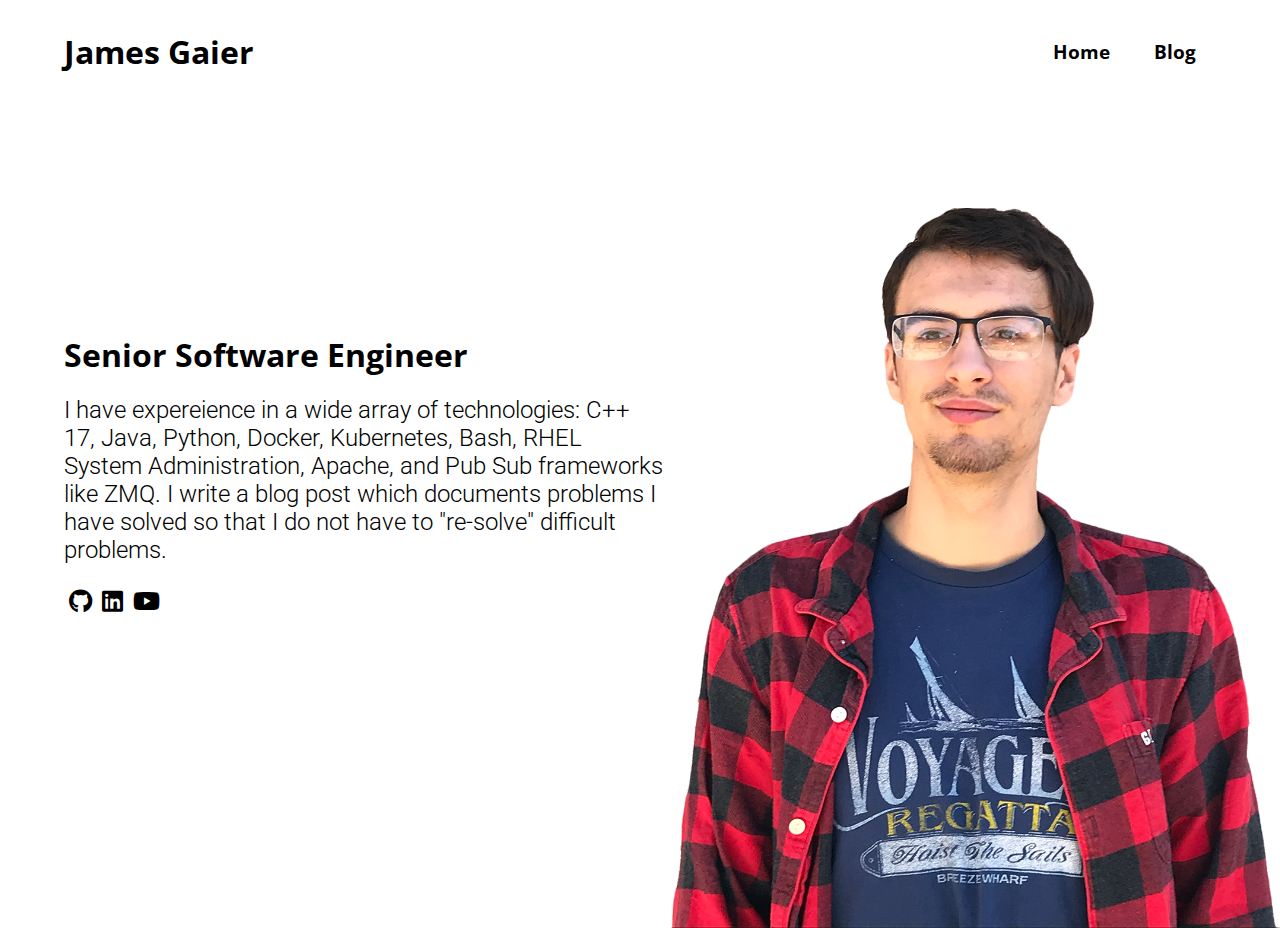
<file: index.html>
<!DOCTYPE html>
<html>
    <head>
        <meta content="width=device-width, initial-scale=1" name="viewport" />
        <link rel="stylesheet" href="style.css">
        <link rel="stylesheet" href="https://cdnjs.cloudflare.com/ajax/libs/font-awesome/5.13.1/css/all.min.css">
        <title>Portfolio</title>
    </head>
    <body>
        <header>
            <h3 class="name">James Gaier</h3>
            <nav>
                <ul class="nav__links">
                    <li><a href="index.html">Home</a></li>
                    <li><a href="blog.html">Blog</a></li>
                </ul>
            </nav>
        </header>
        <section id="banner">
            <div class="banner-container">
                <div class="me half">
                    <img src="./content/me.png" alt="Picture of James Gaier">
                </div>
                <div class="about-me half col">
                    <h1>Senior Software Engineer</h1>
                    <p>
                        I have expereience in a wide array of technologies: C++ 17, Java, Python, Docker, Kubernetes, Bash, RHEL System Administration, Apache, and Pub Sub frameworks like ZMQ.  I write a blog post which documents problems I have solved so that I do not have to "re-solve" difficult problems.
                    </p>
                    <div class="link-group">
                        <a href="https://github.com/JamesGaier"><i class="fab fa-github"></i></a>
                        <a href="https://www.linkedin.com/in/james-gaier-29b257159/"><i class="fab fa-linkedin"></i></a>
                        <a href="https://www.youtube.com/channel/UCDoJzrNYZh7CUbdCcBHGYPQ?view_as=subscriber"><i class="fab fa-youtube"></i></a>
                    </div>
                </div>
            </div>
        </section>
    </body>
</html>
</file>
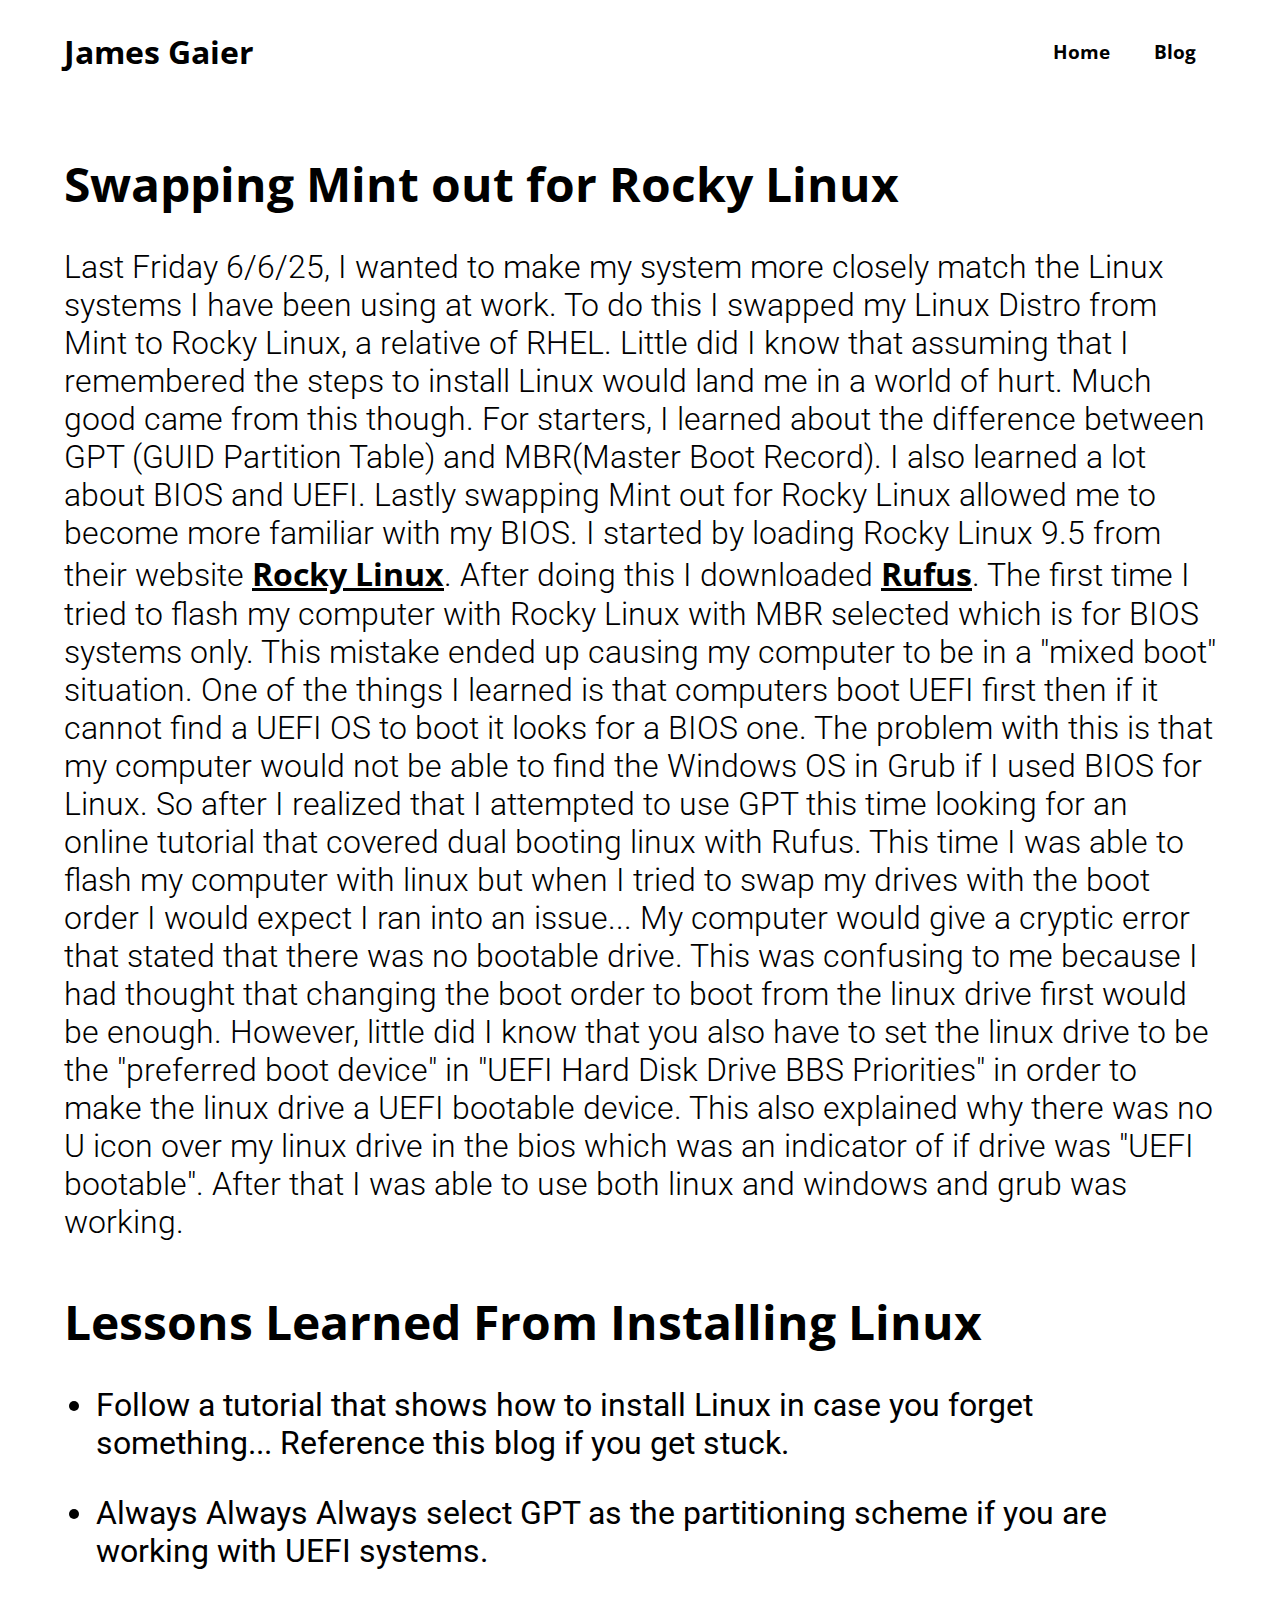
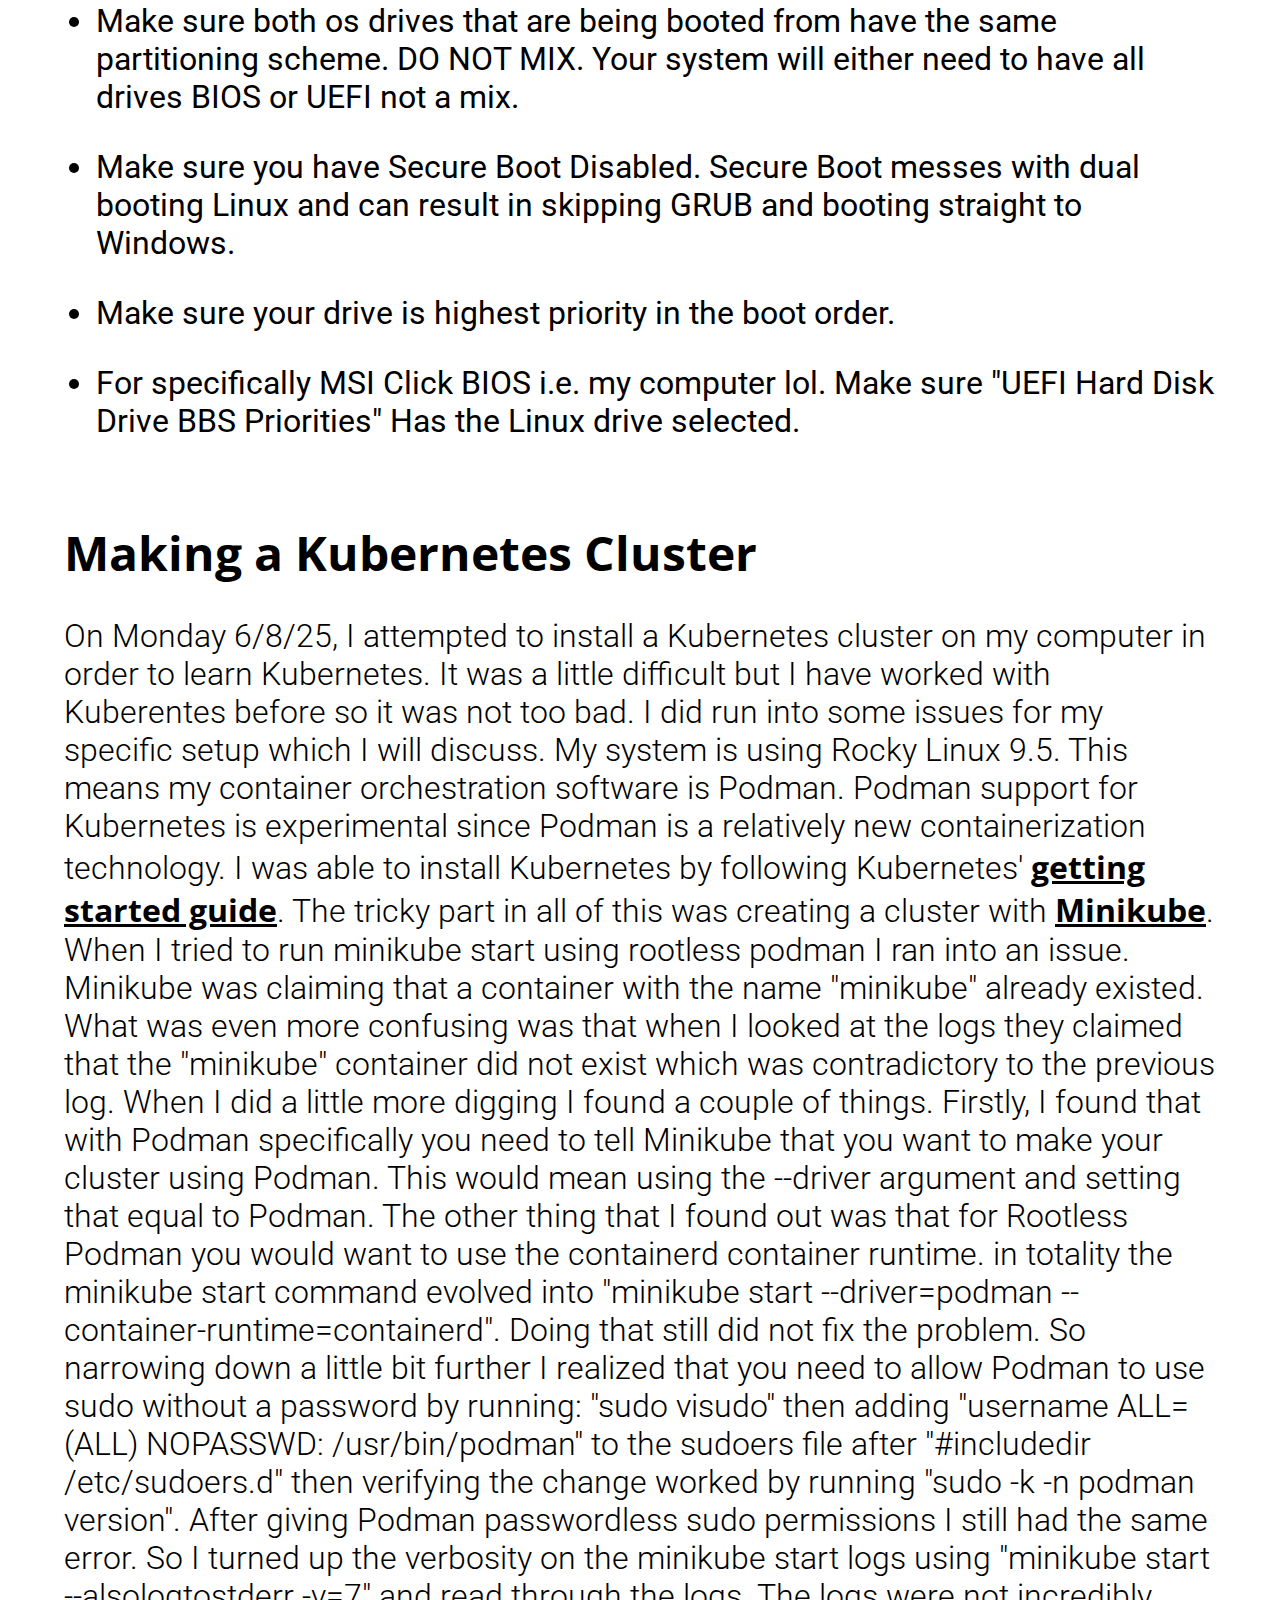
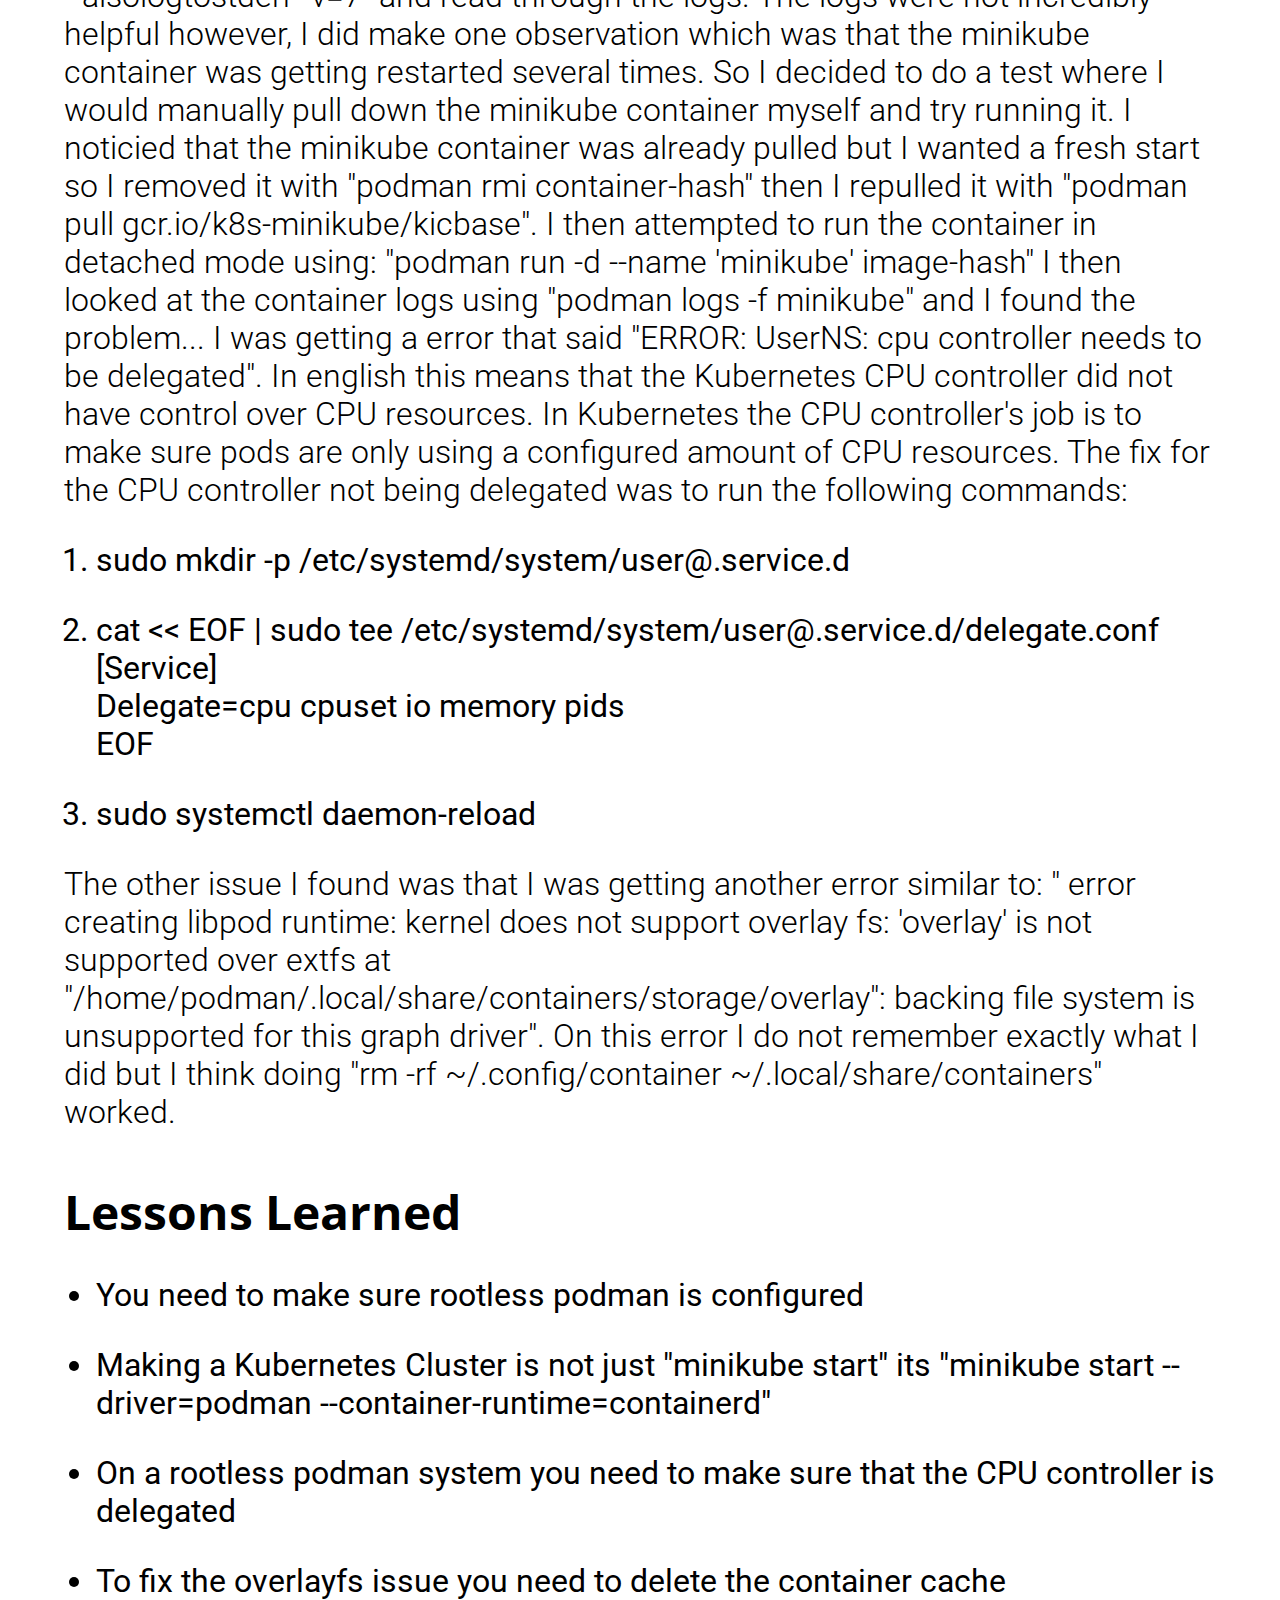
<file: blog.html>
<!DOCTYPE html>
<html>
    <head>
        <meta content="width=device-width, initial-scale=1" name="viewport" />
        <link rel="stylesheet" href="style.css">
        <link rel="stylesheet" href="https://cdnjs.cloudflare.com/ajax/libs/font-awesome/5.13.1/css/all.min.css">
        <title>Blog</title>
    </head>
    <header>
        <h3 class="name">James Gaier</h3>
        <nav>
            <ul class="nav__links">
                <li><a href="index.html">Home</a></li>
                <li><a href="blog.html">Blog</a></li>
            </ul>
        </nav>
    </header>
    <section id="content">
        <div class="rocky">
            <h1>Swapping Mint out for Rocky Linux</h1>
            <div class="rocky-content">
                <p>
                    Last Friday 6/6/25, I wanted to make my system more closely match the Linux systems I have been using at work.  To do this I swapped my Linux Distro from Mint to Rocky Linux, a relative of 
                    RHEL.  Little did I know that assuming that I remembered the steps to install Linux would land me in a world of hurt. Much good came from this though.  For starters, I learned about the difference between GPT (GUID Partition Table) and MBR(Master Boot Record).  I also learned a lot about BIOS and UEFI.
                    Lastly swapping Mint out for Rocky Linux allowed me to become more familiar with my BIOS. I started by loading Rocky Linux 9.5 from their website <a href="https://rockylinux.org/">Rocky Linux</a>. 
                    After doing this I downloaded <a href="https://rufus.ie/en/">Rufus</a>. The first time I tried to flash my computer with Rocky Linux with MBR selected which is for BIOS systems only.
                    This mistake ended up causing my computer to be in a "mixed boot" situation.  One of the things I learned is that computers boot UEFI first then if it cannot find a UEFI 
                    OS to boot it looks for a BIOS one.  The problem with this is that my computer would not be able to find the Windows OS in Grub if I used BIOS for Linux.  So after I realized that
                    I attempted to use GPT this time looking for an online tutorial that covered dual booting linux with Rufus.  This time I was able to flash my computer with linux but when I tried to swap
                    my drives with the boot order I would expect I ran into an issue... My computer would give a cryptic error that stated that there was no bootable drive.  This was confusing to me because I had thought
                    that changing the boot order to boot from the linux drive first would be enough.  However, little did I know that you also have to set the linux drive to be the "preferred boot device" in 
                    "UEFI Hard Disk Drive BBS Priorities" in order to make the linux drive a UEFI bootable device.  This also explained why there was no U icon over my linux drive in the bios which was an indicator of if 
                    drive was "UEFI bootable".  After that I was able to use both linux and windows and grub was working.
                </p>
                
                <h1>Lessons Learned From Installing Linux</h1>
                <ul>
                    <li>Follow a tutorial that shows how to install Linux in case you forget something... Reference this blog if you get stuck.</li>
                    <li>Always Always Always select GPT as the partitioning scheme if you are working with UEFI systems.</li>
                    <li>Make sure both os drives that are being booted from have the same partitioning scheme.  DO NOT MIX.  Your system will either need to have all drives BIOS or UEFI not a mix.</li>
                    <li>Make sure you have Secure Boot Disabled.  Secure Boot messes with dual booting Linux and can result in skipping GRUB and booting straight to Windows.</li>
                    <li>Make sure your drive is highest priority in the boot order.</li>
                    <li>For specifically MSI Click BIOS i.e. my computer lol.  Make sure "UEFI Hard Disk Drive BBS Priorities" Has the Linux drive selected.</li>
                </ul>
            </div>
        </div>

        <div class="k8s">
            <h1>Making a Kubernetes Cluster</h1>
            <div class="rocky-content">
                <p>
                    On Monday 6/8/25, I attempted to install a Kubernetes cluster on my computer in order to learn Kubernetes.  It was a little difficult but I have worked with Kuberentes before so it was not too bad.
                    I did run into some issues for my specific setup which I will discuss.  My system is using Rocky Linux 9.5.  This means my container orchestration software is Podman.  Podman support for Kubernetes
                    is experimental since Podman is a relatively new containerization technology.  I was able to install Kubernetes by following Kubernetes' <a href="https://kubernetes.io/docs/tasks/tools/install-kubectl-linux/">getting started guide</a>.
                    The tricky part in all of this was creating a cluster with <a href="https://minikube.sigs.k8s.io/docs/start/">Minikube</a>.  When I tried to run minikube start using rootless podman I ran into an issue.
                    Minikube was claiming that a container with the name "minikube" already existed.  What was even more confusing was that when I looked at the logs they claimed that the "minikube" container did not exist which was contradictory to the previous log.
                    When I did a little more digging I found a couple of things.  Firstly, I found that with Podman specifically you need to tell Minikube that you want to make your cluster using Podman.  This would mean using the --driver argument and setting that equal to Podman.
                    The other thing that I found out was that for Rootless Podman you would want to use the containerd container runtime.  in totality the minikube start command evolved into "minikube start --driver=podman --container-runtime=containerd".  Doing that still did not fix the problem.
                    So narrowing down a little bit further I realized that you need to allow Podman to use sudo without a password by running: "sudo visudo" then adding "username ALL=(ALL) NOPASSWD: /usr/bin/podman" to the sudoers file after "#includedir /etc/sudoers.d"
                    then verifying the change worked by running "sudo -k -n podman version".  After giving Podman passwordless sudo permissions I still had the same error.  So I turned up the verbosity on the minikube start logs using "minikube start --alsologtostderr -v=7" and read through the logs.
                    The logs were not incredibly helpful however, I did make one observation which was that the minikube container was getting restarted several times.  So I decided to do a test where I would manually pull down the minikube container myself and try running it.  I noticied that the minikube container was
                    already pulled but I wanted a fresh start so I removed it with "podman rmi container-hash" then I repulled it with "podman pull gcr.io/k8s-minikube/kicbase".  I then attempted to run the container in detached mode using: "podman run -d --name 'minikube' image-hash"
                    I then looked at the container logs using "podman logs -f minikube" and I found the problem... I was getting a error that said "ERROR: UserNS: cpu controller needs to be delegated".  In english this means that the Kubernetes CPU controller did not have control over CPU resources.  In Kubernetes the CPU controller's 
                    job is to make sure pods are only using a configured amount of CPU resources.  The fix for the CPU controller not being delegated was to run the following commands:
                    
                </p>
                <ol>
                    <li>sudo mkdir -p /etc/systemd/system/user@.service.d</li>
                    <li>cat &lt;&lt; EOF | sudo tee /etc/systemd/system/user@.service.d/delegate.conf </br>
                        [Service]</br>
                        Delegate=cpu cpuset io memory pids</br>
                        EOF</br>
                    </li>
                    <li>sudo systemctl daemon-reload</li>
                </ol>
                <p>
                    The other issue I found was that I was getting another error similar to: " error creating libpod runtime: kernel does not support overlay fs: 'overlay' is not supported over extfs at "/home/podman/.local/share/containers/storage/overlay": backing file system is unsupported for this graph driver".
                    On this error I do not remember exactly what I did but I think doing "rm -rf ~/.config/container ~/.local/share/containers" worked. 
                </p>

                <h1>Lessons Learned</h1>

                <ul>
                    <li>You need to make sure rootless podman is configured</li>
                    <li>Making a Kubernetes Cluster is not just "minikube start" its "minikube start --driver=podman --container-runtime=containerd"</li>
                    <li>On a rootless podman system you need to make sure that the CPU controller is delegated</li>
                    <li>To fix the overlayfs issue you need to delete the container cache</li>
                </ul>
            </div>
        </div>
    </section>
    
</html>
</file>
<file: style.css>
@import url('https://fonts.googleapis.com/css2?family=Open+Sans+Condensed:wght@700&family=Roboto:wght@300&display=swap');
* {
    margin: 0;
    padding: 0;
    box-sizing: border-box;
    font-family: sans-serif;
}
h1,h3, a {
    font-family: 'Open Sans Condensed', sans-serif;
    font-weight: 700;
    color: #000;
    text-decoration: none;
}
p {
    font-family: 'Roboto', sans-serif;
    font-weight: 300;
    font-size: 24px;
    color: #000;
}
body {
    max-width: 1980px;
    margin: auto;
}
/* navbar */
header {
    display: flex;
    justify-content: space-between;
    padding: 30px 5%;
}
.border {
    border: 1px solid #000;
}
.name {
    text-decoration: none;
    color: #000;
    font-size: 2rem;
}
.nav__links {
    list-style:none;
    margin-top: .5rem;
}
.nav__links li {
    display: inline-block;
    padding: 0 20px;
}
.nav__links li a {
    text-decoration: none;
    color: #000;
    font-size: 1.2rem;
}
.nav__links li a:hover {
    text-decoration: none;
    color: #007bff;
}

/* banner */
.banner-container {

    padding-top: 30px;
    padding-left: 5%;
    padding-right: 1%;
    
    display: flex;
    flex-direction: row-reverse;
    /* border: 1px solid #000; */
}
.pt-50 {
    padding-top: 50px;
}
.col {
    flex-direction: column;
}
.half {
    width: 50%;
    display:flex;
}
.about-me {
    padding-top: 200px;
    align-items: left;
    /* text-align: center; */
}
.me img {
    width: auto;
    height: 80vh;
    margin-top: 75px; 
}
.link-group {
    display: flex;
}
.link-group i {
    font-size: 24px;
    margin: 5px;
}
.half p {
    margin: 20px 0;
}
.half a:hover {
    color: #007bff;
}
.container {
    width: 80%;
    margin: auto;
}
.flex {
    display: flex;
}
.justify-content-center {
    justify-content: center;
}
.align-items-center {
    align-items: center;
}
.row {
    display: flex;
    flex-direction: row;
}
.col {
    flex-basis: 100%;
}
.flex-col {
    flex-direction: column;
}
#skills {
    background-color: #efefef;
    padding: 2em;
}
#skills h1 {
    margin-bottom: 1rem;
}
.container h1 {
    font-size: 2.5rem;
}
.skills-listed {
    margin-top: 2em;
    margin-bottom: 2em;
    width: 25%;
    display: grid;
}
.skills-list li {
    font-size: 1.5rem;
    line-height: 5rem;

}
.skill {
    margin: 2.5em 1.5em 2.5em 1.5em;
    display: flex;
    flex-direction: column;
    align-items: center;
    /* border: 1px solid #000; */
}
.skill img {
    max-width: 200px;
    height: 75px;
    margin-bottom: 1em;
}
.grid-container {
    display: grid;
    grid-template-columns: auto auto auto auto;
    width: 100%;
}

#blog {
    padding: 2em;
}
.card-container {
    width: 100%;
    margin-top: 2em;
    justify-content: space-between;
}
.card {
    width: 100%;
    /* border: 1px solid #efefef; */
    padding: 2em;
    border-radius: 15px;
}
.video {
    border-radius: 15px;
    margin-top: 1em;
    width: 100%;
    height: 360px;
}
.about-project {
    margin-top: 3em;
    padding-left: 2em;
}


#content {
    padding-left: 5%;
    padding-right: 5%;
}

#content a {
    text-decoration: underline;
}

#content h1 {
    font-size: 3rem;
    margin-top: 3rem;
    margin-bottom: 2rem;
}

#content p {
    font-size: 2rem;
}

#content ul, ol {
    padding-left: 2rem;
    margin-top: 2rem;
    margin-bottom: 2rem;
}
#content ul li {
    margin-top: 2rem;
    font-family: 'Roboto', sans-serif;
    font-size: 2rem;
    color: #000;
}

#content ol li {
    margin-top: 2rem;
    font-family: 'Roboto', sans-serif;
    font-size: 2rem;
    color: #000;
}

#content .k8s {
    margin-top: 5rem;;
}


@media(max-width: 768px) {
    header {
        padding: 25px 2.5%;
    }
    .name {
        font-size: 22px;
        margin-top: .5em;
    }
    .nav__links {
        padding-top: 7px;
    }
    .nav__links li {
        padding-left: 5px;
    }
    .nav__links li a {
        font-size: 1.2rem !important;

        /* color: red !important; */
    }
    .container {
        display: block;
        width: 100%;
        padding-top: 0px;
    }
    .half {
        width: 100%;
        height: auto;
    }
    .me img {
        width: 250px !important;
        height: 250px !important;
    }
    .img-container {
        flex-direction: column;
    }
    .about-me p {
        display: none;
    }
    .card {
        flex-direction: column;
    }
    .grid-container {
        grid-template-columns: auto !important;
    }
}
@media(max-width: 1200px) {
    header {
        padding: 5px 5%;
    }
    .banner-container {
        padding-top: 0px;
        flex-direction: column;
    }
    .me img {
        width: 500px;
        height: 500px;
        border-radius: 100%;
        background-color: #efefef;

    }
    .half {
        width: 100%;
        justify-content: center;
    }
    .about-me {
        padding-top: 30px;
        align-items: center;
        text-align: center;
    }


}
</file>
